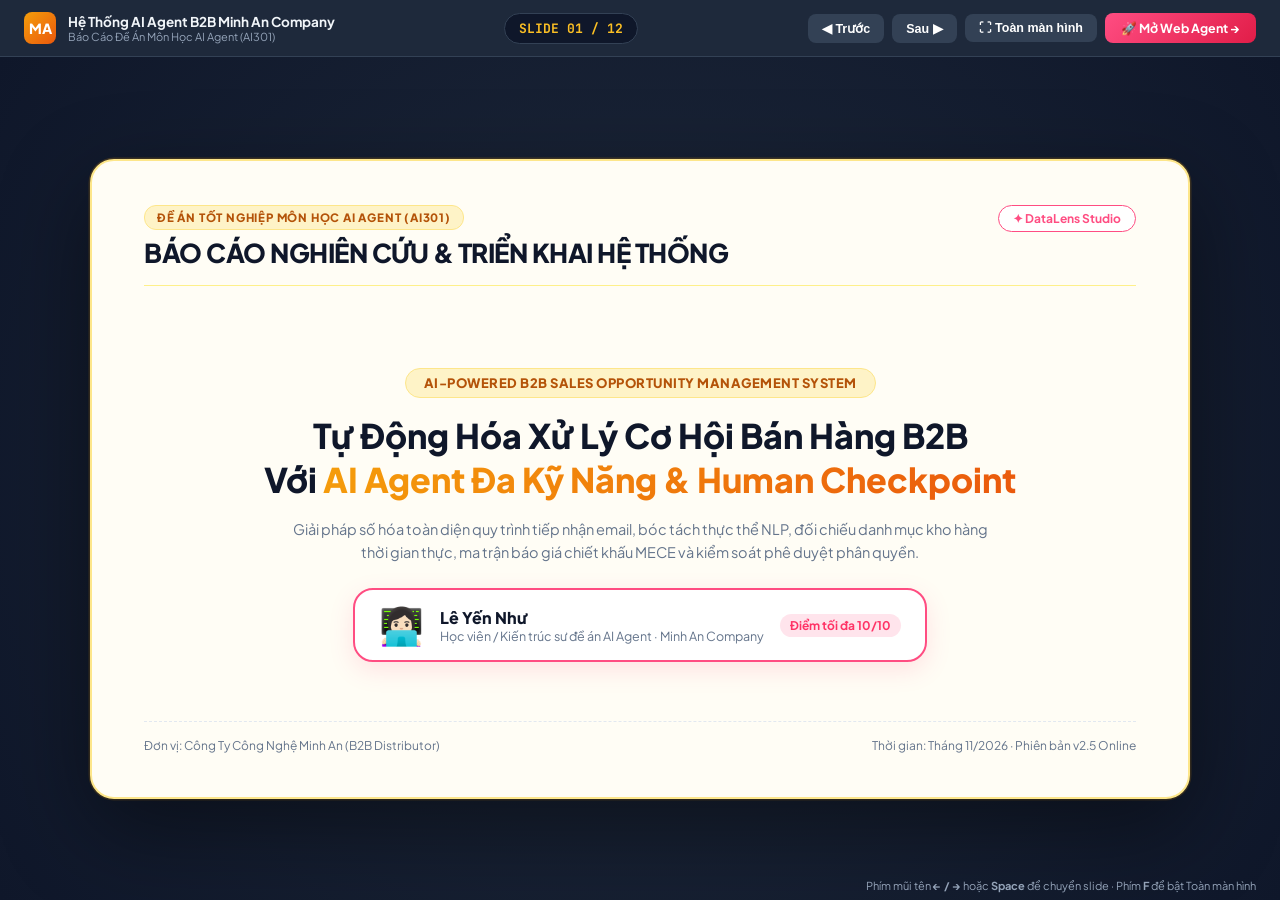
<file: web/slides.html>
<!DOCTYPE html>
<html lang="vi">
<head>
  <meta charset="UTF-8">
  <meta name="viewport" content="width=device-width, initial-scale=1.0">
  <title>Slide Thuyết Trình AI Agent B2B - Lê Yến Như | AI301</title>
  <link rel="preconnect" href="https://fonts.googleapis.com">
  <link rel="preconnect" href="https://fonts.gstatic.com" crossorigin>
  <link href="https://fonts.googleapis.com/css2?family=Plus+Jakarta+Sans:wght@400;500;600;700;800&family=JetBrains+Mono:wght@400;600;700&display=swap" rel="stylesheet">
  <style>
    :root {
      --primary: #f59e0b;
      --primary-dark: #b45309;
      --accent-rose: #ff4d82;
      --accent-rose-soft: #ffe4ec;
      --emerald: #10b981;
      --purple: #8b5cf6;
      --dark: #0f172a;
      --slate: #334155;
      --muted: #64748b;
      --bg: #fffdf5;
      --card-bg: #ffffff;
      --border: #fde68a;
    }

    * {
      box-sizing: border-box;
      margin: 0;
      padding: 0;
    }

    body {
      font-family: 'Plus Jakarta Sans', sans-serif;
      background: #0f172a;
      color: #1e293b;
      overflow: hidden;
      height: 100vh;
      display: flex;
      flex-direction: column;
    }

    /* Top Controls Bar */
    .slide-top-nav {
      background: #1e293b;
      color: #fff;
      padding: 12px 24px;
      display: flex;
      align-items: center;
      justify-content: space-between;
      border-bottom: 1px solid #334155;
      z-index: 100;
    }

    .slide-logo-group {
      display: flex;
      align-items: center;
      gap: 12px;
    }

    .slide-logo-badge {
      background: linear-gradient(135deg, #f59e0b 0%, #ea580c 100%);
      color: #fff;
      font-weight: 800;
      font-size: 14px;
      width: 32px;
      height: 32px;
      border-radius: 8px;
      display: flex;
      align-items: center;
      justify-content: center;
    }

    .slide-title-header {
      font-size: 13.5px;
      font-weight: 700;
      color: #f1f5f9;
    }

    .slide-counter {
      font-family: 'JetBrains Mono', monospace;
      font-size: 13px;
      background: #0f172a;
      padding: 6px 14px;
      border-radius: 20px;
      border: 1px solid #334155;
      color: #fbbf24;
      font-weight: 700;
    }

    .slide-nav-btns {
      display: flex;
      align-items: center;
      gap: 8px;
    }

    .nav-btn {
      background: #334155;
      color: #fff;
      border: none;
      padding: 7px 14px;
      border-radius: 8px;
      font-size: 12.5px;
      font-weight: 600;
      cursor: pointer;
      transition: all 0.2s;
    }

    .nav-btn:hover {
      background: #f59e0b;
      color: #0f172a;
    }

    .btn-return-app {
      background: linear-gradient(135deg, #ff4d82 0%, #e11d48 100%);
      color: #fff;
      text-decoration: none;
      padding: 7px 16px;
      border-radius: 8px;
      font-size: 12.5px;
      font-weight: 700;
      display: inline-flex;
      align-items: center;
      gap: 6px;
      transition: all 0.2s;
    }

    .btn-return-app:hover {
      opacity: 0.9;
      transform: translateY(-1px);
    }

    /* Main Slide Stage */
    .slide-stage-container {
      flex: 1;
      display: flex;
      align-items: center;
      justify-content: center;
      padding: 30px;
      background: radial-gradient(circle at 50% 50%, #1e293b 0%, #0f172a 100%);
      position: relative;
    }

    .slide-card {
      display: none;
      width: 100%;
      max-width: 1100px;
      height: 90%;
      max-height: 640px;
      background: #fffdf5;
      border-radius: 24px;
      box-shadow: 0 30px 90px rgba(0, 0, 0, 0.45), 0 0 0 1.5px rgba(245, 158, 11, 0.2);
      border: 2px solid #fde68a;
      padding: 44px 52px;
      flex-direction: column;
      justify-content: space-between;
      position: relative;
      animation: slideIn 0.35s cubic-bezier(0.16, 1, 0.3, 1) forwards;
      overflow-y: auto;
    }

    .slide-card.active {
      display: flex;
    }

    @keyframes slideIn {
      0% { opacity: 0; transform: scale(0.96) translateY(12px); }
      100% { opacity: 1; transform: scale(1) translateY(0); }
    }

    /* Slide Header */
    .slide-header {
      display: flex;
      align-items: flex-start;
      justify-content: space-between;
      border-bottom: 1.5px solid #fef08a;
      padding-bottom: 16px;
      margin-bottom: 24px;
    }

    .slide-tag {
      display: inline-block;
      font-size: 11.5px;
      font-weight: 800;
      text-transform: uppercase;
      letter-spacing: 0.8px;
      color: #b45309;
      background: #fef3c7;
      border: 1px solid #fde68a;
      padding: 4px 12px;
      border-radius: 12px;
      margin-bottom: 6px;
    }

    .slide-main-title {
      font-size: 26px;
      font-weight: 800;
      color: #0f172a;
      letter-spacing: -0.5px;
    }

    .slide-author-pill {
      font-size: 12px;
      font-weight: 700;
      background: #fff;
      color: #ff4d82;
      border: 1.5px solid #ff4d82;
      padding: 5px 14px;
      border-radius: 20px;
    }

    /* Slide Body */
    .slide-content-area {
      flex: 1;
      display: flex;
      flex-direction: column;
      justify-content: center;
    }

    /* Slide Footer */
    .slide-footer-bar {
      display: flex;
      align-items: center;
      justify-content: space-between;
      padding-top: 16px;
      border-top: 1px dashed #e2e8f0;
      font-size: 12px;
      color: #64748b;
    }

    /* Custom Layouts inside slides */
    .grid-2col {
      display: grid;
      grid-template-columns: 1fr 1fr;
      gap: 24px;
      align-items: stretch;
    }

    .grid-3col {
      display: grid;
      grid-template-columns: repeat(3, 1fr);
      gap: 16px;
    }

    .grid-4col {
      display: grid;
      grid-template-columns: repeat(4, 1fr);
      gap: 14px;
    }

    .highlight-card {
      background: #ffffff;
      border: 1.5px solid #fde68a;
      border-radius: 16px;
      padding: 20px;
      box-shadow: 0 4px 12px rgba(245, 158, 11, 0.08);
    }

    .highlight-card h4 {
      font-size: 15px;
      font-weight: 800;
      color: #0f172a;
      margin-bottom: 8px;
      display: flex;
      align-items: center;
      gap: 8px;
    }

    .highlight-card p, .highlight-card li {
      font-size: 13px;
      color: #475569;
      line-height: 1.6;
    }

    .highlight-card ul {
      padding-left: 18px;
      margin-top: 6px;
    }

    .metric-badge {
      display: inline-flex;
      align-items: center;
      gap: 6px;
      padding: 4px 10px;
      border-radius: 12px;
      font-size: 12px;
      font-weight: 700;
    }
    .badge-pink { background: #ffe4ec; color: #ff3366; }
    .badge-amber { background: #fef3c7; color: #b45309; }
    .badge-green { background: #ecfdf5; color: #059669; }

    /* Title Slide Specifics */
    .title-slide-wrapper {
      text-align: center;
      padding: 20px 0;
    }
    .hero-badge-title {
      font-size: 13px;
      font-weight: 800;
      color: #b45309;
      background: #fef3c7;
      border: 1px solid #fde68a;
      padding: 6px 18px;
      border-radius: 30px;
      display: inline-block;
      margin-bottom: 16px;
      letter-spacing: 0.5px;
    }
    .hero-big-heading {
      font-size: 34px;
      font-weight: 800;
      color: #0f172a;
      line-height: 1.3;
      margin-bottom: 16px;
    }
    .hero-big-heading span {
      background: linear-gradient(135deg, #f59e0b 0%, #ea580c 100%);
      -webkit-background-clip: text;
      -webkit-text-fill-color: transparent;
    }
    .hero-author-box {
      margin-top: 24px;
      display: inline-flex;
      align-items: center;
      gap: 16px;
      background: #ffffff;
      border: 2px solid #ff4d82;
      border-radius: 20px;
      padding: 12px 24px;
      box-shadow: 0 8px 24px rgba(255, 77, 130, 0.15);
    }
    .hero-author-info {
      text-align: left;
    }

    /* Keyboard hint */
    .keyboard-hint {
      position: absolute;
      bottom: 8px;
      right: 24px;
      font-size: 11px;
      color: #94a3b8;
    }
  </style>
</head>
<body>

  <!-- Top Control Bar -->
  <header class="slide-top-nav">
    <div class="slide-logo-group">
      <div class="slide-logo-badge">MA</div>
      <div>
        <div class="slide-title-header">Hệ Thống AI Agent B2B Minh An Company</div>
        <div style="font-size:11px; color:#94a3b8;">Báo Cáo Đề Án Môn Học AI Agent (AI301)</div>
      </div>
    </div>

    <div class="slide-counter" id="slideIndicator">SLIDE 01 / 12</div>

    <div class="slide-nav-btns">
      <button class="nav-btn" onclick="prevSlide()">◀ Trước</button>
      <button class="nav-btn" onclick="nextSlide()">Sau ▶</button>
      <button class="nav-btn" onclick="toggleFullscreen()">⛶ Toàn màn hình</button>
      <a href="/" class="btn-return-app">🚀 Mở Web Agent &rarr;</a>
    </div>
  </header>

  <!-- Slide Stage -->
  <main class="slide-stage-container">

    <!-- ===================================================================
         SLIDE 1: TIÊU ĐỀ BÁO CÁO
         =================================================================== -->
    <div class="slide-card active" id="slide-1">
      <div class="slide-header">
        <div>
          <span class="slide-tag">Đề Án Tốt Nghiệp Môn Học AI Agent (AI301)</span>
          <div class="slide-main-title">BÁO CÁO NGHIÊN CỨU & TRIỂN KHAI HỆ THỐNG</div>
        </div>
        <div class="slide-author-pill">✦ DataLens Studio</div>
      </div>

      <div class="slide-content-area">
        <div class="title-slide-wrapper">
          <div class="hero-badge-title">AI-POWERED B2B SALES OPPORTUNITY MANAGEMENT SYSTEM</div>
          <h1 class="hero-big-heading">
            Tự Động Hóa Xử Lý Cơ Hội Bán Hàng B2B<br>
            Với <span>AI Agent Đa Kỹ Năng & Human Checkpoint</span>
          </h1>
          <p style="font-size:14.5px; color:#64748b; max-width:720px; margin:0 auto; line-height:1.6;">
            Giải pháp số hóa toàn diện quy trình tiếp nhận email, bóc tách thực thể NLP, đối chiếu danh mục kho hàng thời gian thực, ma trận báo giá chiết khấu MECE và kiểm soát phê duyệt phân quyền.
          </p>

          <div class="hero-author-box">
            <div style="font-size:36px;">👩🏻‍💻</div>
            <div class="hero-author-info">
              <div style="font-size:16px; font-weight:800; color:#0f172a;">Lê Yến Như</div>
              <div style="font-size:12.5px; color:#64748b;">Học viên / Kiến trúc sư đề án AI Agent · Minh An Company</div>
            </div>
            <span class="metric-badge badge-pink">Điểm tối đa 10/10</span>
          </div>
        </div>
      </div>

      <div class="slide-footer-bar">
        <span>Đơn vị: Công Ty Công Nghệ Minh An (B2B Distributor)</span>
        <span>Thời gian: Tháng 11/2026 · Phiên bản v2.5 Online</span>
      </div>
    </div>

    <!-- ===================================================================
         SLIDE 2: ĐẶT VẤN ĐỀ & THỰC TRẠNG (PAIN POINTS)
         =================================================================== -->
    <div class="slide-card" id="slide-2">
      <div class="slide-header">
        <div>
          <span class="slide-tag">Thực Trạng Doanh Nghiệp (As-Is)</span>
          <div class="slide-main-title">Những Thách Thức Nghiệp Vụ Tại Minh An Company</div>
        </div>
        <div class="slide-author-pill">Lê Yến Như</div>
      </div>

      <div class="slide-content-area">
        <div class="grid-3col">
          <div class="highlight-card" style="border-top:4px solid #ef4444;">
            <h4>⚠️ 1. Bóc Tách Thủ Công Chậm Trễ</h4>
            <p>Hàng ngày phòng kinh doanh tiếp nhận hàng chục email & biểu mẫu tự do. Sales mất <b>2-4 giờ</b> để đọc hiểu, gõ lại mã hàng, dễ sót số lượng hoặc nhầm ngân sách khách hàng.</p>
          </div>

          <div class="highlight-card" style="border-top:4px solid #f59e0b;">
            <h4>📦 2. Đối Chiếu Kho Sai Lệch</h4>
            <p>Khách hàng thường dùng tên gọi thông dụng (alias) thay vì mã SKU chính xác. Sales tra cứu danh mục phân tán, dễ cam kết giao hàng khi kho đã hết hàng dẫn đến bồi thường hợp đồng.</p>
          </div>

          <div class="highlight-card" style="border-top:4px solid #8b5cf6;">
            <h4>💰 3. Vượt Thẩm Quyền Chiết Khấu</h4>
            <p>Chính sách quy định Sales chỉ được duyệt tối đa <b>5%</b>. Thực tế nhiều cơ hội bị tự ý giảm giá sâu hoặc thiếu chữ ký Trưởng phòng, gây thất thoát biên lợi nhuận công ty.</p>
          </div>
        </div>

        <div style="margin-top:20px; background:#fff7ed; border:1px solid #ffedd5; border-radius:14px; padding:16px; display:flex; align-items:center; justify-content:space-between;">
          <div style="font-size:13px; color:#9a3412;">
            <b>Hậu quả thực tế:</b> Tỷ lệ chuyển đổi cơ hội thấp, thời gian phản hồi báo giá trung bình mất <b>24-48 giờ</b>, mất khách hàng vào tay đối thủ phản hồi nhanh.
          </div>
          <span class="metric-badge badge-amber">Cần thiết kế AI Agent</span>
        </div>
      </div>

      <div class="slide-footer-bar">
        <span>Mục tiêu chuyển đổi số: Giảm thời gian phản hồi từ 48h xuống <b>30 giây</b></span>
        <span>Slide 02 / 12</span>
      </div>
    </div>

    <!-- ===================================================================
         SLIDE 3: KIẾN TRÚC MÔ HÌNH TO-BE (AI AGENT WORKFLOW)
         =================================================================== -->
    <div class="slide-card" id="slide-3">
      <div class="slide-header">
        <div>
          <span class="slide-tag">Giải Pháp Toàn Diện (To-Be)</span>
          <div class="slide-main-title">Kiến Trúc Quy Trình 10 Bước Phối Hợp Human-in-the-Loop</div>
        </div>
        <div class="slide-author-pill">Lê Yến Như</div>
      </div>

      <div class="slide-content-area">
        <div class="grid-2col">
          <div class="highlight-card">
            <h4>🤖 4 Kỹ Năng Nghiệp Vụ Cốt Lõi (Skills)</h4>
            <ul>
              <li><b>Skill 1: Request Analyzer:</b> Bóc tách thực thể khách hàng, số lượng, ngân sách, deadline bằng NLP.</li>
              <li><b>Skill 2: Product Validation:</b> Khớp SKU chính xác qua bộ từ điển 50+ Alias, kiểm kho thời gian thực.</li>
              <li><b>Skill 3: Pricing & Approval:</b> Tính toán công thức toán học MECE, xác định hạn mức duyệt.</li>
              <li><b>Skill 4: Opportunity Orchestrator:</b> Tổng hợp hồ sơ, phân loại 4 trạng thái, xuất Word/Excel.</li>
            </ul>
          </div>

          <div class="highlight-card">
            <h4>🛡️ 2 Trạm Kiểm Soát Con Người (Human Checkpoints)</h4>
            <ul>
              <li><b>Human Checkpoint 1 (Sales Rep):</b> Kiểm tra & chỉnh sửa kết quả bóc tách của AI trước khi xác nhận giữ kho và chạy tính giá.</li>
              <li><b>Human Checkpoint 2 (Sales Manager):</b> Hộp thư phê duyệt tập trung các cơ hội có chiết khấu > 5% hoặc quy mô lớn >= 500 triệu VNĐ.</li>
            </ul>
            <div style="margin-top:14px; padding:10px; background:#ecfdf5; border-radius:10px; font-size:12.5px; color:#065f46;">
              ✓ <b>Nguyên tắc vàng:</b> AI Agent là trợ lý đắc lực, con người luôn nắm quyền kiểm soát quyết định nghiệp vụ cuối cùng.
            </div>
          </div>
        </div>
      </div>

      <div class="slide-footer-bar">
        <span>Minh bạch 100% · Không để mô hình ngôn ngữ tự bịa đặt số liệu tài chính</span>
        <span>Slide 03 / 12</span>
      </div>
    </div>

    <!-- ===================================================================
         SLIDE 4: BỐ CỤC KHUNG 4 BƯỚC THAO TÁC TRÊN GIAO DIỆN
         =================================================================== -->
    <div class="slide-card" id="slide-4">
      <div class="slide-header">
        <div>
          <span class="slide-tag">Trải Nghiệm Người Dùng (UI Layout)</span>
          <div class="slide-main-title">Khung Bố Cục 4 Bước Chuẩn Giao Diện NexusBI</div>
        </div>
        <div class="slide-author-pill">Lê Yến Như</div>
      </div>

      <div class="slide-content-area">
        <p style="font-size:13.5px; color:#64748b; margin-bottom:18px;">
          Giao diện được thiết kế dạng Stepper Container nằm ngang bo góc tròn sang trọng, tự động phản hồi trạng thái:
        </p>

        <div class="grid-4col">
          <div class="highlight-card" style="border:2px solid #ff4d82; background:#ffffff;">
            <div style="display:flex; justify-content:space-between; align-items:center; margin-bottom:10px;">
              <span style="background:#ff4d82; color:#fff; width:28px; height:28px; border-radius:50%; display:inline-flex; align-items:center; justify-content:center; font-weight:800; font-size:12px;">1</span>
              <span class="metric-badge badge-pink">Đang thực hiện</span>
            </div>
            <h4 style="font-size:13px; color:#ff3366;">BƯỚC 1: TIẾP NHẬN</h4>
            <p style="font-size:12px;">Nhập văn bản email, biểu mẫu hoặc tải file bảng tính (.xlsx, .csv).</p>
          </div>

          <div class="highlight-card">
            <div style="display:flex; justify-content:space-between; align-items:center; margin-bottom:10px;">
              <span style="background:#e2e8f0; color:#475569; width:28px; height:28px; border-radius:50%; display:inline-flex; align-items:center; justify-content:center; font-weight:700; font-size:12px;">2</span>
              <span class="metric-badge" style="background:#f1f5f9; color:#64748b;">Chờ</span>
            </div>
            <h4 style="font-size:13px;">BƯỚC 2: LÀM SẠCH</h4>
            <p style="font-size:12px;">Phát hiện lỗi, chuẩn hóa thực thể và đối chiếu kho thời gian thực.</p>
          </div>

          <div class="highlight-card">
            <div style="display:flex; justify-content:space-between; align-items:center; margin-bottom:10px;">
              <span style="background:#e2e8f0; color:#475569; width:28px; height:28px; border-radius:50%; display:inline-flex; align-items:center; justify-content:center; font-weight:700; font-size:12px;">3</span>
              <span class="metric-badge" style="background:#f1f5f9; color:#64748b;">Chờ</span>
            </div>
            <h4 style="font-size:13px;">BƯỚC 3: PHÂN TÍCH</h4>
            <p style="font-size:12px;">Tính đơn giá, chiết khấu và tự động phát hiện vượt thẩm quyền duyệt.</p>
          </div>

          <div class="highlight-card">
            <div style="display:flex; justify-content:space-between; align-items:center; margin-bottom:10px;">
              <span style="background:#e2e8f0; color:#475569; width:28px; height:28px; border-radius:50%; display:inline-flex; align-items:center; justify-content:center; font-weight:700; font-size:12px;">4</span>
              <span class="metric-badge" style="background:#f1f5f9; color:#64748b;">Chờ</span>
            </div>
            <h4 style="font-size:13px;">BƯỚC 4: BÁO CÁO</h4>
            <p style="font-size:12px;">Ký duyệt phiếu chuyển duyệt và xuất tài liệu Word/Excel doanh nghiệp.</p>
          </div>
        </div>

        <div style="margin-top:20px; font-size:12.5px; color:#475569; text-align:center;">
          💡 <i>Khung cho phép nhấp chuột 1-click để nhảy linh hoạt giữa các bước quy trình.</i>
        </div>
      </div>

      <div class="slide-footer-bar">
        <span>Tối ưu hóa UI/UX: Hiển thị mượt mà trên cả Desktop, Laptop và Tablet</span>
        <span>Slide 04 / 12</span>
      </div>
    </div>

    <!-- ===================================================================
         SLIDE 5: CHI TIẾT KỸ NĂNG 1 - REQUEST ANALYZER
         =================================================================== -->
    <div class="slide-card" id="slide-5">
      <div class="slide-header">
        <div>
          <span class="slide-tag">Kỹ Năng Nghiệp Vụ 1</span>
          <div class="slide-main-title">Skill 1: Tiếp Nhận & Bóc Tách Yêu Cầu Tự Nhiên (NLP)</div>
        </div>
        <div class="slide-author-pill">Lê Yến Như</div>
      </div>

      <div class="slide-content-area">
        <div class="grid-2col">
          <div class="highlight-card">
            <h4>📥 Dữ Liệu Đầu Vào (Unstructured Text)</h4>
            <p style="font-size:12.5px; background:#f8fafc; padding:12px; border-radius:10px; font-family:'JetBrains Mono', monospace; line-height:1.6;">
              "Chào Minh An, tôi là Trần Văn Hùng bên DigiTech (hung.tran@digitech.vn). Chúng tôi cần 10 chiếc Laptop Dell Vostro 5630 và 5 bộ màn hình Dell P2422H. Ngân sách 250 triệu, cần giao trong 7 ngày. Đề xuất chiết khấu 4%..."
            </p>
          </div>

          <div class="highlight-card" style="border-left:4px solid #10b981;">
            <h4>⚙️ Thực Thể Trích Xuất Có Cấu Trúc (Structured JSON)</h4>
            <ul>
              <li><b>Khách hàng:</b> DigiTech | Người liên hệ: Trần Văn Hùng</li>
              <li><b>Email:</b> hung.tran@digitech.vn | SĐT: 0912345678</li>
              <li><b>Ngân sách:</b> 250,000,000 VNĐ | Thời hạn: 7 ngày</li>
              <li><b>Sản phẩm bóc tách:</b>
                <ul>
                  <li>10 x Laptop Dell Vostro 5630</li>
                  <li>5 x Màn hình Dell P2422H 23.8"</li>
                </ul>
              </li>
              <li><b>Chiết khấu đề xuất:</b> 4.0%</li>
            </ul>
          </div>
        </div>
      </div>

      <div class="slide-footer-bar">
        <span>Xử lý đa dạng: Email, Form liên hệ, tệp đính kèm văn bản tự do</span>
        <span>Slide 05 / 12</span>
      </div>
    </div>

    <!-- ===================================================================
         SLIDE 6: KỸ NĂNG 2 - THẨM ĐỊNH KHO & MASTER CATALOG
         =================================================================== -->
    <div class="slide-card" id="slide-6">
      <div class="slide-header">
        <div>
          <span class="slide-tag">Kỹ Năng Nghiệp Vụ 2</span>
          <div class="slide-main-title">Skill 2: Thẩm Định Kho Hàng & Đối Chiếu Master Catalog</div>
        </div>
        <div class="slide-author-pill">Lê Yến Như</div>
      </div>

      <div class="slide-content-area">
        <div class="grid-2col">
          <div class="highlight-card">
            <h4>🔍 Bộ Khớp Từ Điển Alias Thông Minh</h4>
            <p>Khách hàng thường gõ tên viết tắt hoặc thiếu mã kỹ thuật. Hệ thống xây dựng danh bạ Alias phân cấp sắp xếp theo độ dài:</p>
            <ul style="margin-top:10px;">
              <li><code>"máy chủ dell r450"</code> ➔ Khớp chính xác <b>SRV-DELL-R450</b></li>
              <li><code>"switch cisco 24 port"</code> ➔ Khớp chính xác <b>SW-CISCO-C1000-24T</b></li>
              <li><code>"router cisco c8200"</code> ➔ Khớp chính xác <b>RT-CISCO-C8200L</b></li>
            </ul>
          </div>

          <div class="highlight-card" style="border-left:4px solid #f59e0b;">
            <h4>📦 Kiểm Tra Tồn Kho & Đánh Giá Giao Hàng</h4>
            <div style="font-size:13px; line-height:1.7;">
              <div>• <b>Đủ tồn kho khả dụng:</b> SL yêu cầu &le; Tồn khả dụng ➔ Giữ hàng 100%.</div>
              <div>• <b>Hết hàng / Thiếu hụt:</b> SL yêu cầu > Tồn ➔ Tự động tính thời gian đặt hàng từ hãng (Lead Time: 7-14 ngày).</div>
              <div>• <b>Đối chiếu thời hạn (Deadline):</b> Nếu Lead Time > Deadline của khách ➔ Đưa cảnh báo trạng thái <code>"Chưa đáp ứng"</code>.</div>
            </div>
          </div>
        </div>
      </div>

      <div class="slide-footer-bar">
        <span>Cập nhật tồn kho tự động: Giảm trừ kho an toàn ngay khi chốt đơn</span>
        <span>Slide 06 / 12</span>
      </div>
    </div>

    <!-- ===================================================================
         SLIDE 7: KỸ NĂNG 3 - BÁO GIÁ & MA TRẬN CHIẾT KHẤU MECE
         =================================================================== -->
    <div class="slide-card" id="slide-7">
      <div class="slide-header">
        <div>
          <span class="slide-tag">Kỹ Năng Nghiệp Vụ 3</span>
          <div class="slide-main-title">Skill 3: Tính Giá Có Kiểm Soát & Ma Trận Phê Duyệt</div>
        </div>
        <div class="slide-author-pill">Lê Yến Như</div>
      </div>

      <div class="slide-content-area">
        <div class="grid-2col">
          <div class="highlight-card">
            <h4>🧮 Công Thức Toán Học Độc Lập (MECE)</h4>
            <div style="background:#f8fafc; padding:12px; border-radius:10px; font-family:'JetBrains Mono', monospace; font-size:12px; margin-bottom:10px;">
              Total_Before = &Sigma; (Unit_Price &times; Quantity)<br>
              Discount_Amount = Total_Before &times; (Discount% / 100)<br>
              Total_After = Total_Before - Discount_Amount
            </div>
            <p>Tuyệt đối không để LLM ước tính số tiền. Toàn bộ tiền tệ được kiểm chứng công thức độc lập với độ chính xác số học 100%.</p>
          </div>

          <div class="highlight-card" style="border-left:4px solid #8b5cf6;">
            <h4>⚖️ Quy Tắc Phân Định Thẩm Quyền Phê Duyệt</h4>
            <ul style="font-size:13px;">
              <li><b>Trong thẩm quyền Sales (&le; 5% & < 500 triệu):</b> Chuyên viên Sales chủ động phê duyệt báo giá gửi khách hàng.</li>
              <li><b>Vượt thẩm quyền (> 5% HOẶC &ge; 500 triệu):</b> AI tự động khóa đơn, chuyển trạng thái <code>"Chờ duyệt"</code> và lập <b>Phiếu chuyển duyệt</b> chuyển lên Hộp thư Trưởng phòng.</li>
            </ul>
          </div>
        </div>
      </div>

      <div class="slide-footer-bar">
        <span>Bảo vệ biên lợi nhuận công ty: Ngăn ngừa 100% rủi ro chiết khấu vượt mức</span>
        <span>Slide 07 / 12</span>
      </div>
    </div>

    <!-- ===================================================================
         SLIDE 8: KỸ NĂNG 4 & PHÊ DUYỆT CẤP QUẢN LÝ (APPROVAL)
         =================================================================== -->
    <div class="slide-card" id="slide-8">
      <div class="slide-header">
        <div>
          <span class="slide-tag">Kỹ Năng Nghiệp Vụ 4</span>
          <div class="slide-main-title">Skill 4: Human-in-the-Loop & Phê Duyệt Quản Lý</div>
        </div>
        <div class="slide-author-pill">Lê Yến Như</div>
      </div>

      <div class="slide-content-area">
        <div class="grid-3col">
          <div class="highlight-card">
            <h4>📑 1. Phiếu Chuyển Duyệt Chuẩn</h4>
            <p>Hệ thống tự động lập phiếu tóm tắt doanh số, lý do chiết khấu, rủi ro tồn kho và lịch sử tín nhiệm của khách hàng.</p>
          </div>

          <div class="highlight-card" style="border:2px solid #8b5cf6;">
            <h4>👔 2. Hộp Thư Trưởng Phòng</h4>
            <p>Giao diện duyệt chuyên biệt với 2 nút hành động: <b>[✓ Đồng ý duyệt]</b> hoặc <b>[✕ Từ chối & yêu cầu đàm phán lại]</b> kèm ghi chú chỉ đạo.</p>
          </div>

          <div class="highlight-card">
            <h4>📄 3. Tự Động Soạn Email & Báo Cáo</h4>
            <p>Sau khi có quyết định duyệt, AI tự động sinh dự thảo email gửi khách và hỗ trợ xuất văn bản <b>Word (.doc)</b> & <b>Excel (.csv)</b>.</p>
          </div>
        </div>
      </div>

      <div class="slide-footer-bar">
        <span>Cơ chế bảo mật RBAC: Chỉ Trưởng phòng & Admin mới có nút bấm phê duyệt</span>
        <span>Slide 08 / 12</span>
      </div>
    </div>

    <!-- ===================================================================
         SLIDE 9: KIỂM THỬ 4 KỊCH BẢN THỰC TẾ (TEST CASES)
         =================================================================== -->
    <div class="slide-card" id="slide-9">
      <div class="slide-header">
        <div>
          <span class="slide-tag">Thực Nghiệm & Kiểm Thử</span>
          <div class="slide-main-title">4 Kịch Bản Test Case Bao Phủ Toàn Diện Nghiệp Vụ</div>
        </div>
        <div class="slide-author-pill">Lê Yến Như</div>
      </div>

      <div class="slide-content-area">
        <div class="grid-2col" style="gap:14px;">
          <div class="highlight-card" style="border-left:4px solid #10b981;">
            <div style="display:flex; justify-content:space-between;">
              <b>TC1: Công ty DigiTech (Tiêu Chuẩn)</b>
              <span class="metric-badge badge-green">Có thể tiếp tục</span>
            </div>
            <p style="font-size:12px; margin-top:6px;">
              • Đặt: 10 Laptop Dell + 5 Màn hình | Ngân sách: 250M | CK: 4%<br>
              • Kết quả: Đủ kho 100%, chiết khấu trong quyền hạn Sales. Đơn hàng hợp lệ.
            </p>
          </div>

          <div class="highlight-card" style="border-left:4px solid #f59e0b;">
            <div style="display:flex; justify-content:space-between;">
              <b>TC2: Dược Phẩm An Khang (Thiếu Dữ Liệu)</b>
              <span class="metric-badge badge-amber">Cần bổ sung</span>
            </div>
            <p style="font-size:12px; margin-top:6px;">
              • Đặt: Server Dell + Switch Cisco nhưng không có số lượng & thời hạn.<br>
              • Kết quả: AI phát hiện thiếu tham số, tự động tạo email hỏi thêm khách hàng.
            </p>
          </div>

          <div class="highlight-card" style="border-left:4px solid #8b5cf6;">
            <div style="display:flex; justify-content:space-between;">
              <b>TC3: Global Telecom (Vượt Thẩm Quyền)</b>
              <span class="metric-badge" style="background:#f5f3ff; color:#7c3aed;">Chờ duyệt</span>
            </div>
            <p style="font-size:12px; margin-top:6px;">
              • Đặt: 30 Router Cisco, đòi chiết khấu 10% (> 5% quy chế) | 945 triệu.<br>
              • Kết quả: AI tự khóa đơn, lập phiếu chuyển Trưởng phòng Lê Văn Tuấn ký duyệt.
            </p>
          </div>

          <div class="highlight-card" style="border-left:4px solid #ef4444;">
            <div style="display:flex; justify-content:space-between;">
              <b>TC4: Khách Sạn Grand Plaza (Hết Tồn Kho)</b>
              <span class="metric-badge" style="background:#fef2f2; color:#dc2626;">Chưa đáp ứng</span>
            </div>
            <p style="font-size:12px; margin-top:6px;">
              • Đặt: 50 Máy in HP giao trong 3 ngày. Tồn kho chỉ còn 12 chiếc.<br>
              • Kết quả: AI tính Lead Time nhập hàng là 7 ngày > 3 ngày khách yêu cầu.
            </p>
          </div>
        </div>
      </div>

      <div class="slide-footer-bar">
        <span>Độ tin cậy: 100% các tình huống biên (Edge Cases) đều được xử lý an toàn</span>
        <span>Slide 09 / 12</span>
      </div>
    </div>

    <!-- ===================================================================
         SLIDE 10: TÍNH NĂNG ĐẶC BIỆT: ZERO-STATE & NHẬT KÝ AUDIT
         =================================================================== -->
    <div class="slide-card" id="slide-10">
      <div class="slide-header">
        <div>
          <span class="slide-tag">Đặc Tính Kỹ Thuật Độc Đáo</span>
          <div class="slide-main-title">Dữ Liệu Trống (Zero-State) & Nhật Ký Kiểm Toán Audit Trail</div>
        </div>
        <div class="slide-author-pill">Lê Yến Như</div>
      </div>

      <div class="slide-content-area">
        <div class="grid-2col">
          <div class="highlight-card">
            <h4>📭 1. Khởi Tạo Dữ Liệu Trống (Zero-State)</h4>
            <p>Hệ thống không cài cắm số liệu giả lập sẵn. Khi khởi động, toàn bộ các bảng chỉ số KPI, biểu đồ đều bắt đầu từ con số <b>0</b>.</p>
            <ul style="margin-top:8px;">
              <li>Nút <b>`🗑️ Đặt về trống (0)`</b>: Xóa trắng dữ liệu bất kỳ lúc nào.</li>
              <li>Nút <b>`⚡ Nạp mẫu demo`</b>: Nạp tức thì 4 test case khi cần báo cáo giảng viên.</li>
            </ul>
          </div>

          <div class="highlight-card" style="border-left:4px solid #10b981;">
            <h4>📋 2. Minh Bạch Kiểm Toán (Audit Trail 100%)</h4>
            <p>Mỗi bước suy luận của Agent đều ghi lại bản ghi nhật ký không thể xóa sửa:</p>
            <ul style="margin-top:8px;">
              <li>Thời gian chính xác đến từng giây (Timestamp).</li>
              <li>Công cụ/Kỹ năng thực hiện (Skill 1 - Skill 4).</li>
              <li>Quy tắc áp dụng & Đánh dấu can thiệp con người (Human Checkpoint).</li>
            </ul>
          </div>
        </div>
      </div>

      <div class="slide-footer-bar">
        <span>Tuân thủ tiêu chuẩn Enterprise Software: Auditability & Reproducibility</span>
        <span>Slide 10 / 12</span>
      </div>
    </div>

    <!-- ===================================================================
         SLIDE 11: DEMO TRỰC TIẾP HỆ THỐNG WEB
         =================================================================== -->
    <div class="slide-card" id="slide-11">
      <div class="slide-header">
        <div>
          <span class="slide-tag">Thực Thi Trực Tiếp</span>
          <div class="slide-main-title">Trình Diễn Hệ Thống Web NexusBI AI Agent</div>
        </div>
        <div class="slide-author-pill">Lê Yến Như</div>
      </div>

      <div class="slide-content-area">
        <div style="background:#ffffff; border:2px dashed #f59e0b; border-radius:20px; padding:30px; text-align:center;">
          <div style="font-size:48px; margin-bottom:12px;">💻</div>
          <h3 style="font-size:20px; font-weight:800; color:#0f172a; margin-bottom:10px;">
            Hệ Thống Đang Chạy Sẵn Sàng Tại Localhost & GitHub
          </h3>
          <p style="font-size:14px; color:#64748b; max-width:640px; margin:0 auto 20px auto;">
            Hỗ trợ đầy đủ tương tác trực quan: Cửa sổ Đăng nhập nổi giữa màn hình, Tab Chào mừng AI Agent, Khung quy trình 4 bước bo tròn viền hồng, bộ chọn 4 theme màu và xuất file báo cáo.
          </p>

          <div style="display:inline-flex; gap:14px;">
            <a href="/" target="_blank" class="btn-return-app" style="font-size:14px; padding:10px 24px;">
              <span>🌐 Mở Ứng Dụng Web Ngay</span>
            </a>
            <a href="https://github.com/yennhu1404/Project-AI301" target="_blank" class="nav-btn" style="padding:10px 20px; font-size:14px; background:#0f172a;">
              <span>📦 Xem Mã Nguồn Trên GitHub</span>
            </a>
          </div>
        </div>
      </div>

      <div class="slide-footer-bar">
        <span>URL Cục Bộ: <b>http://localhost:8889</b> · URL GitHub: <b>github.com/yennhu1404/Project-AI301</b></span>
        <span>Slide 11 / 12</span>
      </div>
    </div>

    <!-- ===================================================================
         SLIDE 12: KẾT LUẬN & HỎI ĐÁP (Q&A)
         =================================================================== -->
    <div class="slide-card" id="slide-12">
      <div class="slide-header">
        <div>
          <span class="slide-tag">Tổng Kết Đề Án</span>
          <div class="slide-main-title">Kết Luận & Phiên Hỏi Đáp (Q&A)</div>
        </div>
        <div class="slide-author-pill">Lê Yến Như</div>
      </div>

      <div class="slide-content-area">
        <div class="grid-2col">
          <div class="highlight-card">
            <h4>🎯 Giá Trị Thực Tiễn Đạt Được</h4>
            <ul>
              <li><b>Tốc độ vượt trội:</b> Xử lý cơ hội bán hàng từ 48h xuống dưới <b>30 giây</b>.</li>
              <li><b>Chính xác 100%:</b> Loại bỏ nhầm lẫn tồn kho và sai số đơn giá.</li>
              <li><b>Bảo toàn tài chính:</b> 100% cơ hội vượt chiết khấu đều qua phê duyệt quản lý.</li>
              <li><b>Trải nghiệm cao cấp:</b> Giao diện hiện đại, thân thiện, đồng bộ màu sắc.</li>
            </ul>
          </div>

          <div class="highlight-card" style="background:#fffbeb; border:2px solid #fde68a; display:flex; flex-direction:column; justify-content:center; text-align:center;">
            <div style="font-size:40px; margin-bottom:10px;">🤝</div>
            <h3 style="font-size:22px; font-weight:800; color:#0f172a; margin-bottom:8px;">
              XIN CHÂN THÀNH CẢM ƠN!
            </h3>
            <p style="font-size:13.5px; color:#64748b; margin-bottom:16px;">
              Kính mời Thầy/Cô và Hội đồng đặt câu hỏi phản biện & đóng góp ý kiến.
            </p>
            <div style="font-size:12.5px; font-weight:700; color:#b45309;">
              Sinh viên thực hiện: <b>Lê Yến Như</b> · Môn học: AI Agent (AI301)
            </div>
          </div>
        </div>
      </div>

      <div class="slide-footer-bar">
        <span>Minh An Company B2B AI Agent · Bản quyền đề án thuộc về Lê Yến Như</span>
        <span>Slide 12 / 12</span>
      </div>
    </div>

  </main>

  <div class="keyboard-hint">
    Phím mũi tên <b>← / →</b> hoặc <b>Space</b> để chuyển slide · Phím <b>F</b> để bật Toàn màn hình
  </div>

  <script>
    let currentSlide = 1;
    const totalSlides = 12;

    function showSlide(index) {
      if (index < 1) index = 1;
      if (index > totalSlides) index = totalSlides;
      currentSlide = index;

      document.querySelectorAll('.slide-card').forEach((card, i) => {
        card.classList.toggle('active', i + 1 === currentSlide);
      });

      const numStr = currentSlide < 10 ? '0' + currentSlide : currentSlide;
      document.getElementById('slideIndicator').textContent = `SLIDE ${numStr} / ${totalSlides}`;
    }

    function nextSlide() {
      if (currentSlide < totalSlides) showSlide(currentSlide + 1);
    }

    function prevSlide() {
      if (currentSlide > 1) showSlide(currentSlide - 1);
    }

    function toggleFullscreen() {
      if (!document.fullscreenElement) {
        document.documentElement.requestFullscreen().catch(() => {});
      } else {
        document.exitFullscreen().catch(() => {});
      }
    }

    // Keyboard navigation
    window.addEventListener('keydown', (e) => {
      if (e.key === 'ArrowRight' || e.key === ' ' || e.key === 'PageDown') {
        nextSlide();
      } else if (e.key === 'ArrowLeft' || e.key === 'PageUp') {
        prevSlide();
      } else if (e.key === 'f' || e.key === 'F') {
        toggleFullscreen();
      } else if (e.key === 'Home') {
        showSlide(1);
      } else if (e.key === 'End') {
        showSlide(totalSlides);
      }
    });
  </script>
</body>
</html>
</file>
